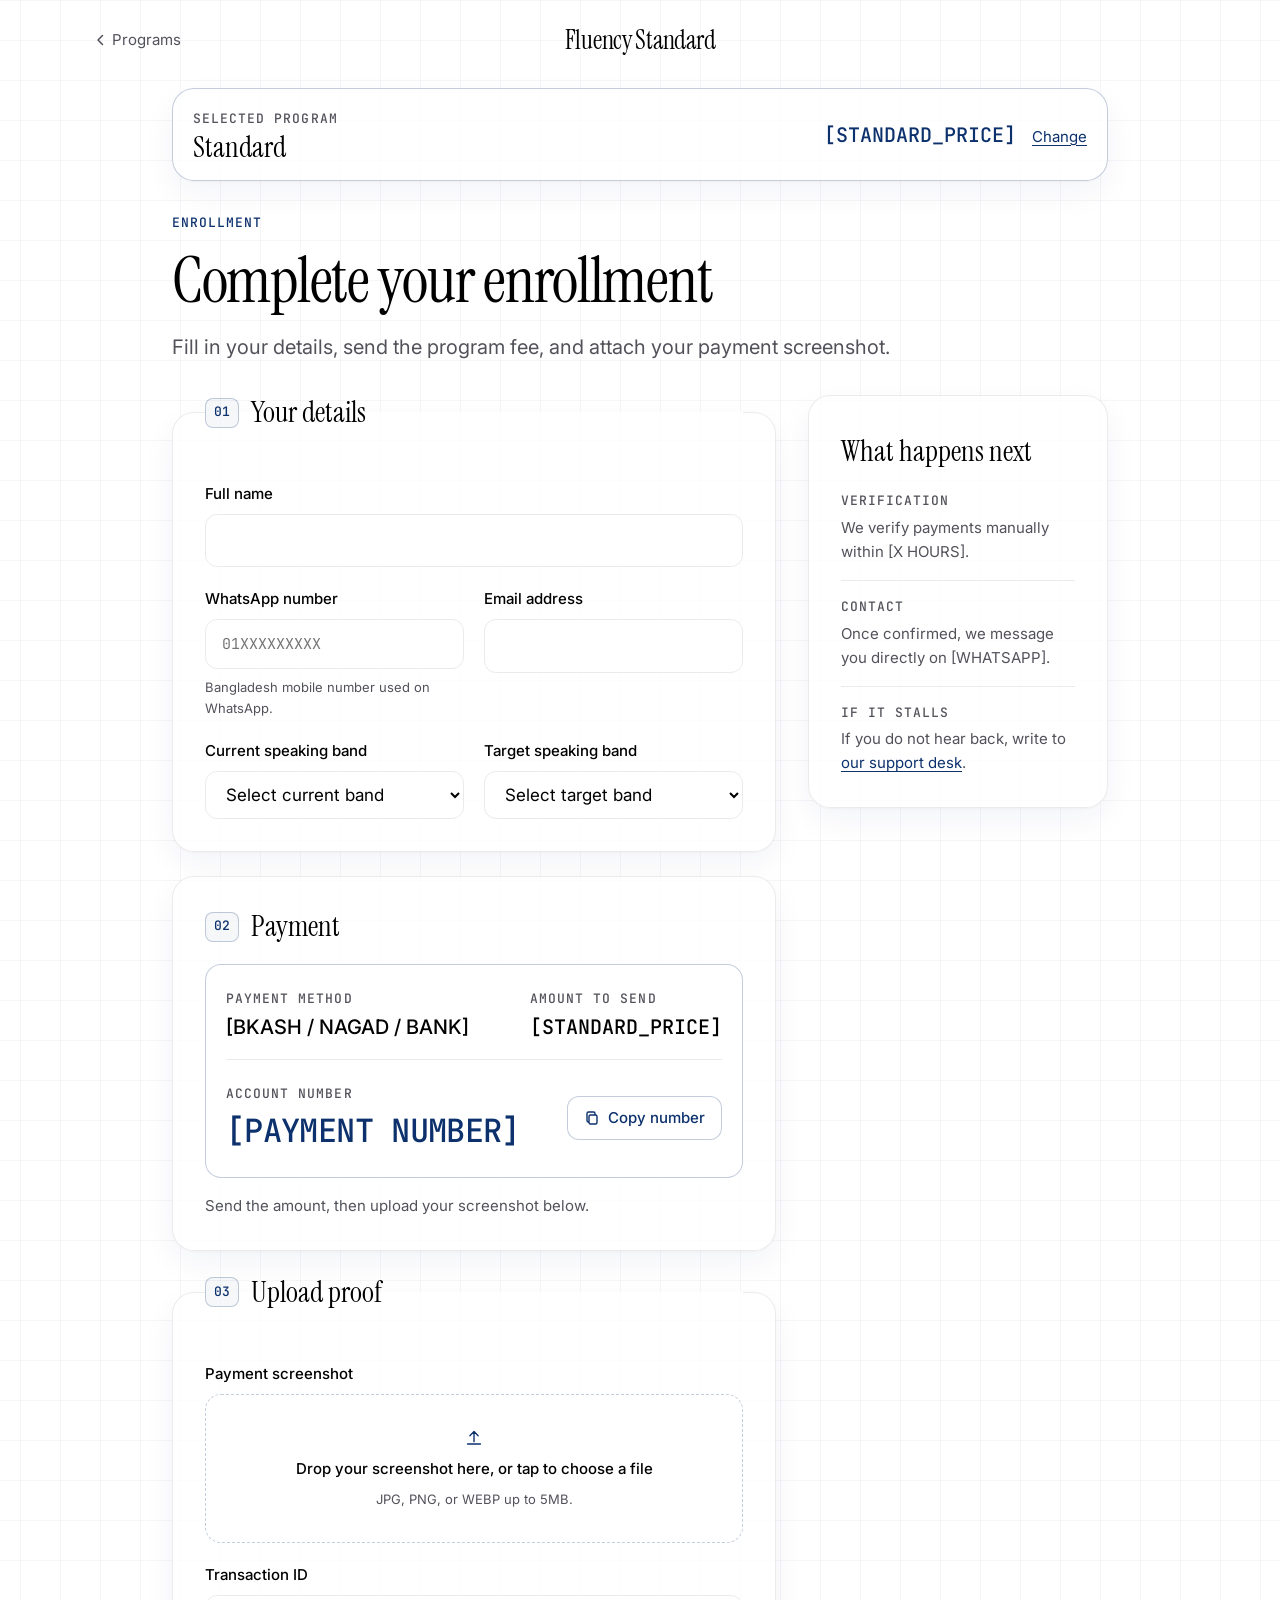
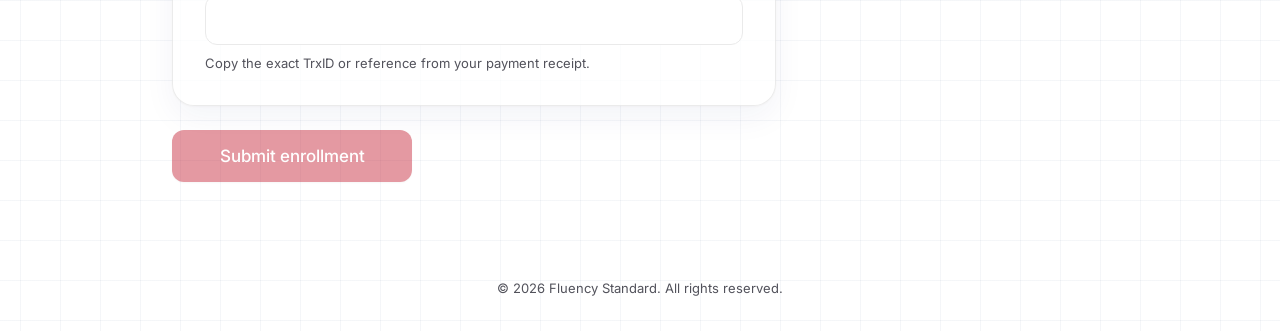
<file: enroll.html>
<!DOCTYPE html>
<html lang="en">
<head>
  <meta charset="utf-8">
  <meta name="viewport" content="width=device-width, initial-scale=1">
  <meta name="referrer" content="strict-origin-when-cross-origin">
  <meta name="theme-color" content="#ffffff">

  <!-- Page Metadata (Replace placeholders before launch) -->
  <title>[PAGE_TITLE_ENROLL] | Fluency Standard</title>
  <meta name="description" content="[META_DESCRIPTION_ENROLL]">

  <!-- Open Graph Metadata -->
  <meta property="og:type" content="website">
  <meta property="og:title" content="[OG_TITLE_ENROLL]">
  <meta property="og:description" content="[OG_DESCRIPTION_ENROLL]">
  <meta property="og:url" content="[SITE_URL]/enroll.html">
  <meta property="og:image" content="[OG_IMAGE_URL]">

  <!-- Favicon Placeholder -->
  <link rel="icon" href="[FAVICON_URL]" type="image/svg+xml">

  <!-- Fonts -->
  <link rel="preconnect" href="https://fonts.googleapis.com">
  <link rel="preconnect" href="https://fonts.gstatic.com" crossorigin>
  <link
    rel="stylesheet"
    href="https://fonts.googleapis.com/css2?family=Instrument+Serif&family=Inter:wght@400;500;600&family=JetBrains+Mono:wght@400;500&display=swap"
  >
  <link
    rel="stylesheet"
    href="https://fonts.googleapis.com/css2?family=Hind+Siliguri:wght@400;500;600&family=Noto+Serif+Bengali:wght@400;500&display=swap"
  >

  <link rel="stylesheet" href="styles.css">
  <script src="app.js" defer></script>
</head>
<body class="page-enroll">
  <a class="skip-link" href="#main-content">Skip to content</a>

  <!-- Header with Back Link -->
  <header class="site-header">
    <div class="container container--wide header-inner">
      <a class="back-link" href="programs.html">
        <svg class="icon-inline" viewBox="0 0 16 16" width="16" height="16" aria-hidden="true" focusable="false">
          <path d="M10.5 3.5L6 8l4.5 4.5" fill="none" stroke="currentColor" stroke-width="1.5" stroke-linecap="round" stroke-linejoin="round"></path>
        </svg>
        <span>Programs</span>
      </a>
      <a class="wordmark" href="index.html">Fluency Standard</a>
      <span class="header-spacer" aria-hidden="true"></span>
    </div>
  </header>

  <main id="main-content" class="site-main">
    <section class="enroll-section section-enter" aria-labelledby="enroll-heading">
      <div class="container container--enroll">
        <!-- Selected Program Summary Strip
             BACKEND: Display only. The server must always determine the authoritative
             price from the submitted "program" plan ID and never trust client values. -->
        <div class="glass-card summary-strip" aria-label="Selected program summary">
          <div class="summary-strip-info">
            <span class="mono-label mono-label--subtle">Selected program</span>
            <p class="summary-plan-name" id="summary-plan-name">Standard</p>
          </div>
          <div class="summary-strip-meta">
            <p class="summary-plan-price mono-text" id="summary-plan-price">[STANDARD_PRICE]</p>
            <a class="text-link summary-change-link" href="programs.html">Change</a>
          </div>
        </div>

        <div class="enroll-intro">
          <p class="mono-label">Enrollment</p>
          <h1 id="enroll-heading" class="display-heading">Complete your enrollment</h1>
          <p class="supporting-line">Fill in your details, send the program fee, and attach your payment screenshot.</p>
        </div>

        <!--
          BACKEND INTEGRATION NOTES FOR /api/enroll:
          1. Re-validate all submitted fields server-side; client validation is UX only.
          2. Resolve the authoritative fee from the whitelisted "program" ID ("standard" or "upgraded").
          3. Verify the CSRF token and silently reject submissions where honeypot "website" is non-empty.
          4. Sniff the real file type via magic bytes (do not trust extension or Content-Type).
          5. Re-encode uploaded images and strip all metadata (EXIF, ICC, GPS).
          6. Store screenshots outside the public web root using random generated filenames (e.g. UUID).
          7. Apply rate limiting by IP and account identifiers.
          8. Reject duplicate transaction_id values to prevent replay submissions.
          9. Escape any text value beginning with =, +, -, or @ before writing to a spreadsheet
             (CSV or Google Sheets) to prevent formula injection.
        -->
        <form
          id="enroll-form"
          class="enroll-form"
          method="post"
          action="/api/enroll"
          enctype="multipart/form-data"
          novalidate
        >
          <!-- BACKEND: Authoritative plan ID ("standard" or "upgraded") -->
          <input type="hidden" id="program-input" name="program" value="standard">

          <!-- BACKEND: Populate with a per-session CSRF token before rendering or via endpoint -->
          <input type="hidden" id="csrf-token" name="csrf_token" value="">

          <!-- BACKEND: Honeypot field; must remain empty on valid human submissions -->
          <div class="honeypot" aria-hidden="true">
            <label for="website">Website</label>
            <input type="text" id="website" name="website" tabindex="-1" autocomplete="off">
          </div>

          <div class="enroll-layout">
            <div class="enroll-steps">
              <!-- STEP 01: Student Details
                   [FIELD LIST MAY CHANGE] -->
              <fieldset class="glass-card step-card">
                <legend class="step-legend">
                  <span class="step-marker mono-text" aria-hidden="true">01</span>
                  <span class="step-title">Your details</span>
                </legend>

                <div class="form-grid">
                  <div class="form-field form-field--full">
                    <label class="field-label" for="full-name">Full name</label>
                    <input
                      class="field-input"
                      type="text"
                      id="full-name"
                      name="full_name"
                      autocomplete="name"
                      required
                      minlength="2"
                      maxlength="120"
                      aria-describedby="full-name-error"
                    >
                    <p class="field-error" id="full-name-error" role="alert"></p>
                  </div>

                  <div class="form-field">
                    <label class="field-label" for="whatsapp">WhatsApp number</label>
                    <input
                      class="field-input mono-input"
                      type="tel"
                      id="whatsapp"
                      name="whatsapp"
                      inputmode="tel"
                      autocomplete="tel"
                      placeholder="01XXXXXXXXX"
                      required
                      aria-describedby="whatsapp-hint whatsapp-error"
                    >
                    <p class="field-hint" id="whatsapp-hint">Bangladesh mobile number used on WhatsApp.</p>
                    <p class="field-error" id="whatsapp-error" role="alert"></p>
                  </div>

                  <div class="form-field">
                    <label class="field-label" for="email">Email address</label>
                    <input
                      class="field-input"
                      type="email"
                      id="email"
                      name="email"
                      autocomplete="email"
                      required
                      aria-describedby="email-error"
                    >
                    <p class="field-error" id="email-error" role="alert"></p>
                  </div>

                  <div class="form-field">
                    <label class="field-label" for="current-band">Current speaking band</label>
                    <select
                      class="field-select"
                      id="current-band"
                      name="current_band"
                      required
                      aria-describedby="current-band-error"
                    >
                      <option value="">Select current band</option>
                      <option value="not_sure">Not sure yet</option>
                      <option value="below_5.0">Below 5.0</option>
                      <option value="5.0">5.0</option>
                      <option value="5.5">5.5</option>
                      <option value="6.0">6.0</option>
                      <option value="6.5">6.5</option>
                      <option value="7.0_plus">7.0 or above</option>
                    </select>
                    <p class="field-error" id="current-band-error" role="alert"></p>
                  </div>

                  <div class="form-field">
                    <label class="field-label" for="target-band">Target speaking band</label>
                    <select
                      class="field-select"
                      id="target-band"
                      name="target_band"
                      required
                      aria-describedby="target-band-error"
                    >
                      <option value="">Select target band</option>
                      <option value="6.5">6.5</option>
                      <option value="7.0">7.0</option>
                      <option value="7.5">7.5</option>
                      <option value="8.0">8.0</option>
                      <option value="8.5_plus">8.5 or above</option>
                    </select>
                    <p class="field-error" id="target-band-error" role="alert"></p>
                  </div>
                </div>
              </fieldset>

              <!-- STEP 02: Payment Information -->
              <section class="glass-card step-card payment-card" aria-labelledby="step-payment-heading">
                <div class="step-legend">
                  <span class="step-marker mono-text" aria-hidden="true">02</span>
                  <h2 id="step-payment-heading" class="step-title">Payment</h2>
                </div>

                <div class="payment-box">
                  <div class="payment-meta-row">
                    <div>
                      <span class="mono-label mono-label--subtle">Payment method</span>
                      <p class="payment-method">[BKASH / NAGAD / BANK]</p>
                    </div>
                    <div class="payment-amount-group">
                      <span class="mono-label mono-label--subtle">Amount to send</span>
                      <p class="payment-amount mono-text" id="payment-amount">[STANDARD_PRICE]</p>
                    </div>
                  </div>

                  <div class="payment-number-row">
                    <div class="payment-number-group">
                      <span class="mono-label mono-label--subtle">Account number</span>
                      <p class="payment-number mono-text" id="payment-number">[PAYMENT NUMBER]</p>
                    </div>

                    <button
                      type="button"
                      class="btn btn--outline copy-btn"
                      id="copy-number-btn"
                      data-copy-target="payment-number"
                    >
                      <svg class="icon-inline icon-copy" viewBox="0 0 16 16" width="16" height="16" aria-hidden="true" focusable="false">
                        <rect x="5" y="5" width="8" height="9" rx="1.5" fill="none" stroke="currentColor" stroke-width="1.4"></rect>
                        <path d="M11 5V3.5A1.5 1.5 0 0 0 9.5 2h-5A1.5 1.5 0 0 0 3 3.5v7A1.5 1.5 0 0 0 4.5 12H5" fill="none" stroke="currentColor" stroke-width="1.4"></path>
                      </svg>
                      <svg class="icon-inline icon-check" viewBox="0 0 16 16" width="16" height="16" aria-hidden="true" focusable="false" hidden>
                        <path d="M3.5 8.5L6.5 11.5L12.5 4.5" fill="none" stroke="currentColor" stroke-width="1.6" stroke-linecap="round" stroke-linejoin="round"></path>
                      </svg>
                      <span class="copy-btn-label">Copy number</span>
                    </button>
                  </div>

                  <span class="sr-only" id="copy-status" aria-live="polite"></span>
                </div>

                <p class="payment-instruction">Send the amount, then upload your screenshot below.</p>
              </section>

              <!-- STEP 03: Payment Proof Upload & Transaction ID -->
              <fieldset class="glass-card step-card">
                <legend class="step-legend">
                  <span class="step-marker mono-text" aria-hidden="true">03</span>
                  <span class="step-title">Upload proof</span>
                </legend>

                <div class="form-grid">
                  <div class="form-field form-field--full">
                    <label class="field-label" for="screenshot">Payment screenshot</label>

                    <div
                      class="upload-zone"
                      id="upload-zone"
                      tabindex="0"
                      role="button"
                      aria-describedby="upload-hint screenshot-error"
                    >
                      <input
                        class="upload-input"
                        type="file"
                        id="screenshot"
                        name="screenshot"
                        accept="image/jpeg,image/png,image/webp"
                        required
                        tabindex="-1"
                      >

                      <div class="upload-prompt" id="upload-prompt">
                        <svg class="icon-upload" viewBox="0 0 24 24" width="22" height="22" aria-hidden="true" focusable="false">
                          <path d="M12 16V5M12 5L7.5 9.5M12 5L16.5 9.5" fill="none" stroke="currentColor" stroke-width="1.5" stroke-linecap="round" stroke-linejoin="round"></path>
                          <path d="M5 18.5h14" fill="none" stroke="currentColor" stroke-width="1.5" stroke-linecap="round"></path>
                        </svg>
                        <p class="upload-title">Drop your screenshot here, or tap to choose a file</p>
                        <p class="upload-hint" id="upload-hint">JPG, PNG, or WEBP up to 5MB.</p>
                      </div>
                    </div>

                    <!-- Instant File Preview -->
                    <div class="upload-preview" id="upload-preview" hidden>
                      <img
                        class="upload-thumb"
                        id="upload-thumb"
                        src="[data-uri]"
                        alt="Uploaded payment screenshot preview"
                        width="64"
                        height="64"
                      >
                      <div class="upload-meta">
                        <p class="upload-filename" id="upload-filename"></p>
                        <p class="upload-filesize mono-text" id="upload-filesize"></p>
                      </div>
                      <button type="button" class="btn btn--ghost btn--sm" id="remove-file-btn">
                        Remove
                      </button>
                    </div>

                    <p class="field-error" id="screenshot-error" role="alert" aria-live="polite"></p>
                  </div>

                  <div class="form-field form-field--full">
                    <label class="field-label" for="transaction-id">Transaction ID</label>
                    <input
                      class="field-input mono-input"
                      type="text"
                      id="transaction-id"
                      name="transaction_id"
                      autocomplete="off"
                      spellcheck="false"
                      required
                      minlength="4"
                      maxlength="64"
                      aria-describedby="transaction-id-hint transaction-id-error"
                    >
                    <p class="field-hint" id="transaction-id-hint">Copy the exact TrxID or reference from your payment receipt.</p>
                    <p class="field-error" id="transaction-id-error" role="alert"></p>
                  </div>
                </div>
              </fieldset>
            </div>

            <!-- Calm "What happens next" reassurance block -->
            <aside class="next-aside" aria-labelledby="what-next-heading">
              <div class="glass-card next-card">
                <h2 id="what-next-heading" class="next-heading">What happens next</h2>
                <dl class="next-list">
                  <div class="next-item">
                    <dt class="mono-label mono-label--subtle">Verification</dt>
                    <dd>We verify payments manually within [X HOURS].</dd>
                  </div>
                  <div class="next-item">
                    <dt class="mono-label mono-label--subtle">Contact</dt>
                    <dd>Once confirmed, we message you directly on [WHATSAPP].</dd>
                  </div>
                  <div class="next-item">
                    <dt class="mono-label mono-label--subtle">If it stalls</dt>
                    <dd>
                      If you do not hear back, write to
                      <a
                        class="text-link"
                        href="[SUPPORT_LINK]"
                        target="_blank"
                        rel="noopener noreferrer"
                      >our support desk</a>.
                    </dd>
                  </div>
                </dl>
              </div>
            </aside>
          </div>

          <!-- Form-level Status / Error Region -->
          <p class="form-status-error" id="form-status-error" role="alert" aria-live="polite"></p>

          <!-- Submit Bar (Sticky bottom bar on mobile) -->
          <div class="submit-bar">
            <div class="submit-bar-inner">
              <button
                type="submit"
                class="btn btn--primary btn--submit"
                id="submit-btn"
                disabled
              >
                <span class="btn-spinner" aria-hidden="true"></span>
                <span class="btn-label">Submit enrollment</span>
              </button>
            </div>
          </div>
        </form>

        <!-- Confirmation State (shown after verified submission) -->
        <section
          class="glass-card confirmation-card section-enter"
          id="enroll-confirmation"
          aria-labelledby="confirmation-heading"
          tabindex="-1"
          hidden
        >
          <p class="mono-label mono-label--navy">Enrollment received</p>
          <h2 id="confirmation-heading" class="display-heading display-heading--compact">
            [CONFIRMATION HEADLINE]
          </h2>
          <p class="supporting-line">
            Your submission for the <span id="confirmed-plan-name">Standard</span> program is recorded. Here is what happens next.
          </p>

          <ol class="confirmation-steps">
            <li>
              <span class="step-marker mono-text" aria-hidden="true">01</span>
              <div>
                <p class="confirmation-step-title">We verify your payment</p>
                <p class="confirmation-step-desc">Our team checks your screenshot and transaction ID within [X HOURS].</p>
              </div>
            </li>
            <li>
              <span class="step-marker mono-text" aria-hidden="true">02</span>
              <div>
                <p class="confirmation-step-title">We message you on WhatsApp</p>
                <p class="confirmation-step-desc">You will receive a confirmation message with your onboarding details.</p>
              </div>
            </li>
            <li>
              <span class="step-marker mono-text" aria-hidden="true">03</span>
              <div>
                <p class="confirmation-step-title">You join the community</p>
                <p class="confirmation-step-desc">Access your cohort channel and prepare for day one.</p>
              </div>
            </li>
          </ol>

          <div class="confirmation-action">
            <a
              class="btn btn--primary"
              href="[COMMUNITY_LINK]"
              target="_blank"
              rel="noopener noreferrer"
            >Open community link</a>
          </div>
        </section>
      </div>
    </section>
  </main>

  <!-- Quiet Footer -->
  <footer class="site-footer">
    <div class="container container--wide">
      <p class="copyright">&copy; 2026 Fluency Standard. All rights reserved.</p>
    </div>
  </footer>
</body>
</html>
</file>
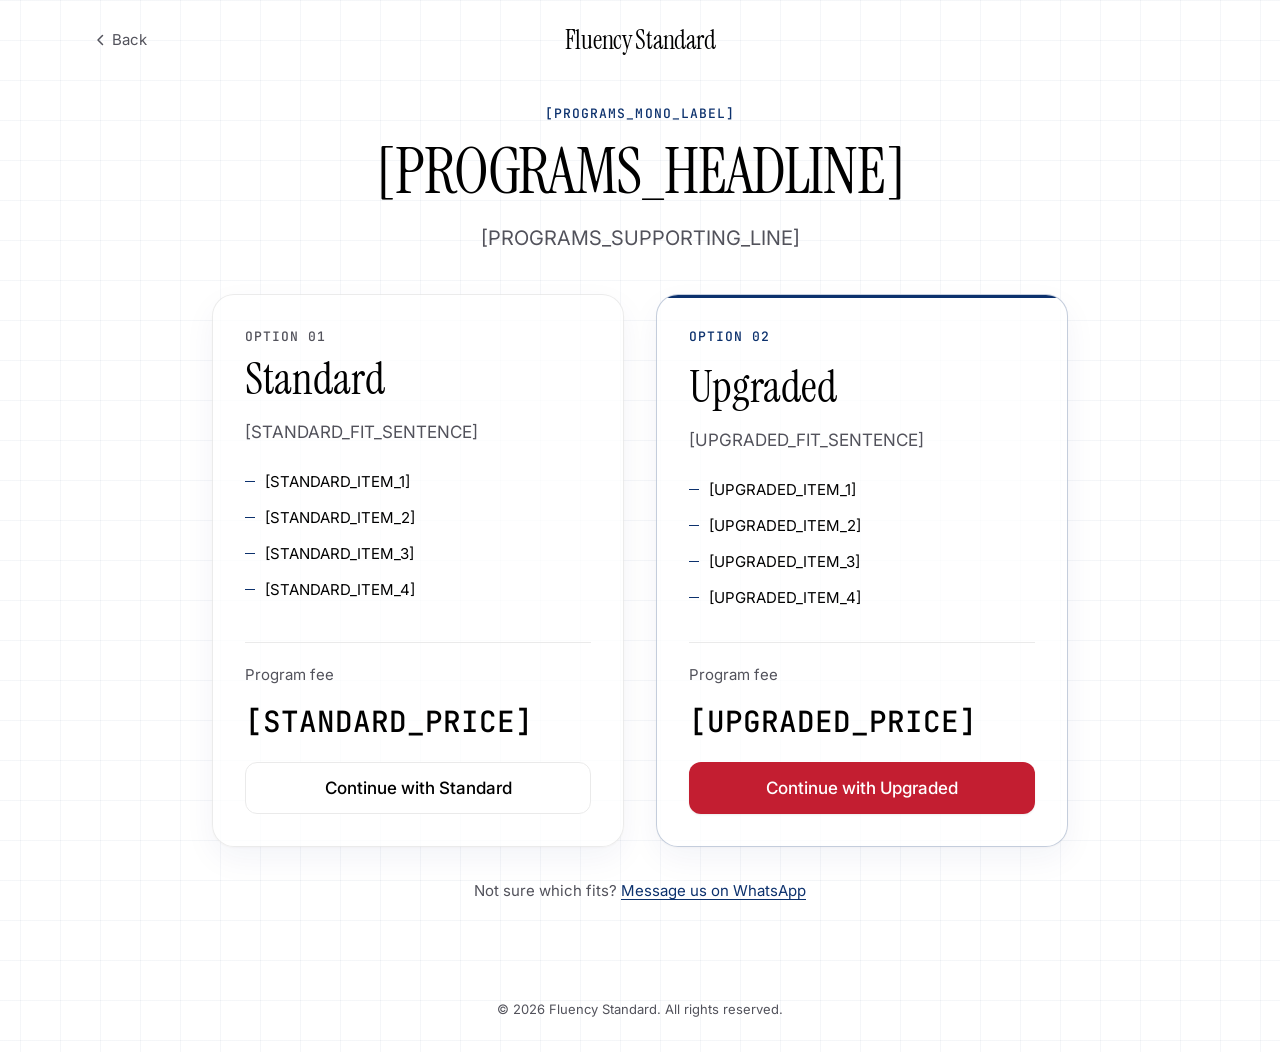
<file: programs.html>
<!DOCTYPE html>
<html lang="en">
<head>
  <meta charset="utf-8">
  <meta name="viewport" content="width=device-width, initial-scale=1">
  <meta name="referrer" content="strict-origin-when-cross-origin">
  <meta name="theme-color" content="#ffffff">

  <!-- Page Metadata (Replace placeholders before launch) -->
  <title>[PAGE_TITLE_PROGRAMS] | Fluency Standard</title>
  <meta name="description" content="[META_DESCRIPTION_PROGRAMS]">

  <!-- Open Graph Metadata -->
  <meta property="og:type" content="website">
  <meta property="og:title" content="[OG_TITLE_PROGRAMS]">
  <meta property="og:description" content="[OG_DESCRIPTION_PROGRAMS]">
  <meta property="og:url" content="[SITE_URL]/programs.html">
  <meta property="og:image" content="[OG_IMAGE_URL]">

  <!-- Favicon Placeholder -->
  <link rel="icon" href="[FAVICON_URL]" type="image/svg+xml">

  <!-- Fonts -->
  <link rel="preconnect" href="https://fonts.googleapis.com">
  <link rel="preconnect" href="https://fonts.gstatic.com" crossorigin>
  <link
    rel="stylesheet"
    href="https://fonts.googleapis.com/css2?family=Instrument+Serif&family=Inter:wght@400;500;600&family=JetBrains+Mono:wght@400;500&display=swap"
  >
  <link
    rel="stylesheet"
    href="https://fonts.googleapis.com/css2?family=Hind+Siliguri:wght@400;500;600&family=Noto+Serif+Bengali:wght@400;500&display=swap"
  >

  <link rel="stylesheet" href="styles.css">
  <script src="app.js" defer></script>
</head>
<body class="page-programs">
  <a class="skip-link" href="#main-content">Skip to content</a>

  <!-- Header with Back Link -->
  <header class="site-header">
    <div class="container container--wide header-inner">
      <a class="back-link" href="index.html">
        <svg class="icon-inline" viewBox="0 0 16 16" width="16" height="16" aria-hidden="true" focusable="false">
          <path d="M10.5 3.5L6 8l4.5 4.5" fill="none" stroke="currentColor" stroke-width="1.5" stroke-linecap="round" stroke-linejoin="round"></path>
        </svg>
        <span>Back</span>
      </a>
      <a class="wordmark" href="index.html">Fluency Standard</a>
      <span class="header-spacer" aria-hidden="true"></span>
    </div>
  </header>

  <main id="main-content" class="site-main">
    <section class="programs-section section-enter" aria-labelledby="programs-heading">
      <div class="container container--reading section-intro">
        <p class="mono-label">[PROGRAMS_MONO_LABEL]</p>
        <h1 id="programs-heading" class="display-heading">
          [PROGRAMS_HEADLINE]
        </h1>
        <p class="supporting-line">[PROGRAMS_SUPPORTING_LINE]</p>
      </div>

      <!-- Equal-Weight Program Comparison -->
      <div class="container container--programs">
        <div class="programs-grid">
          <!-- Standard Plan -->
          <article class="glass-card program-card" aria-labelledby="plan-standard-title">
            <div class="program-card-body">
              <p class="mono-label mono-label--subtle">Option 01</p>
              <h2 id="plan-standard-title" class="program-title">Standard</h2>
              <p class="program-fit">[STANDARD_FIT_SENTENCE]</p>

              <ul class="feature-list">
                <li>[STANDARD_ITEM_1]</li>
                <li>[STANDARD_ITEM_2]</li>
                <li>[STANDARD_ITEM_3]</li>
                <li>[STANDARD_ITEM_4]</li>
              </ul>
            </div>

            <div class="program-card-footer">
              <div class="program-price-row">
                <span class="program-price-label">Program fee</span>
                <p class="program-price mono-text">[STANDARD_PRICE]</p>
              </div>
              <a class="btn btn--secondary btn--full" href="enroll.html?program=standard">
                Continue with Standard
              </a>
            </div>
          </article>

          <!-- Upgraded Plan (differentiated only by subtle navy border and accent bar) -->
          <article class="glass-card program-card program-card--upgraded" aria-labelledby="plan-upgraded-title">
            <div class="program-card-body">
              <p class="mono-label mono-label--navy">Option 02</p>
              <h2 id="plan-upgraded-title" class="program-title">Upgraded</h2>
              <p class="program-fit">[UPGRADED_FIT_SENTENCE]</p>

              <ul class="feature-list">
                <li>[UPGRADED_ITEM_1]</li>
                <li>[UPGRADED_ITEM_2]</li>
                <li>[UPGRADED_ITEM_3]</li>
                <li>[UPGRADED_ITEM_4]</li>
              </ul>
            </div>

            <div class="program-card-footer">
              <div class="program-price-row">
                <span class="program-price-label">Program fee</span>
                <p class="program-price mono-text">[UPGRADED_PRICE]</p>
              </div>
              <a class="btn btn--primary btn--full" href="enroll.html?program=upgraded">
                Continue with Upgraded
              </a>
            </div>
          </article>
        </div>

        <p class="quiet-help">
          Not sure which fits?
          <a
            class="text-link"
            href="[WHATSAPP_LINK]"
            target="_blank"
            rel="noopener noreferrer"
          >Message us on WhatsApp</a>
        </p>
      </div>
    </section>
  </main>

  <!-- Quiet Footer -->
  <footer class="site-footer">
    <div class="container container--wide">
      <p class="copyright">&copy; 2026 Fluency Standard. All rights reserved.</p>
    </div>
  </footer>
</body>
</html>
</file>
<file: styles.css>
/* ==========================================================================
   FLUENCY STANDARD DESIGN SYSTEM
   Editorial SaaS aesthetic: pure white, subtle CSS grid, frosted glass cards,
   disciplined typography, zero decorative clutter.
   ========================================================================== */

/* --------------------------------------------------------------------------
   1. Optional Self-Hosted Bangla Font-Face Reference (unicode-range)
   Uncomment and point src to local WOFF2 files if self-hosting under strict CSP.
   --------------------------------------------------------------------------
@font-face {
  font-family: "Noto Serif Bengali";
  src: url("/fonts/noto-serif-bengali-400.woff2") format("woff2");
  font-weight: 400;
  font-style: normal;
  font-display: swap;
  unicode-range: U+0980-09FF, U+200C-200D, U+25CC;
}

@font-face {
  font-family: "Hind Siliguri";
  src: url("/fonts/hind-siliguri-400.woff2") format("woff2");
  font-weight: 400;
  font-style: normal;
  font-display: swap;
  unicode-range: U+0980-09FF, U+200C-200D, U+25CC;
}
-------------------------------------------------------------------------- */

/* --------------------------------------------------------------------------
   2. Design Tokens (:root)
   All spacing, colors, typography, radii, shadows, and motion live here.
   -------------------------------------------------------------------------- */
:root {
  /* Core Palette */
  --black: #000000;
  --navy: #0c316d;
  --crimson: #c31e31;
  --white: #ffffff;
  --border: #eaeaea;
  --text-muted: #52525b;

  /* Derived Functional Tones */
  --crimson-hover: #a51828;
  --navy-hover: #082452;
  --navy-border: rgba(12, 49, 109, 0.24);
  --navy-surface: rgba(12, 49, 109, 0.04);
  --crimson-surface: rgba(195, 30, 49, 0.05);
  --grid-line: rgba(12, 49, 109, 0.045);
  --grid-size: 40px;

  /* Glassmorphism Tokens */
  --glass-bg: rgba(255, 255, 255, 0.72);
  --glass-bg-strong: rgba(255, 255, 255, 0.88);
  --glass-border: rgba(0, 0, 0, 0.08);
  --glass-blur: 16px;

  /* Shadows */
  --shadow-card: 0 1px 2px rgba(0, 0, 0, 0.03), 0 12px 32px rgba(12, 49, 109, 0.05);
  --shadow-card-hover: 0 2px 4px rgba(0, 0, 0, 0.04), 0 18px 40px rgba(12, 49, 109, 0.08);
  --shadow-btn: 0 1px 2px rgba(0, 0, 0, 0.08);
  --shadow-sticky: 0 -8px 24px rgba(12, 49, 109, 0.06);

  /* Focus Ring */
  --focus-ring: 0 0 0 3px rgba(12, 49, 109, 0.25);

  /* Typography Families */
  --font-serif: "Instrument Serif", "Noto Serif Bengali", "Hind Siliguri", Georgia, serif;
  --font-sans: "Inter", "Hind Siliguri", "Noto Sans Bengali", -apple-system, BlinkMacSystemFont, sans-serif;
  --font-mono: "JetBrains Mono", ui-monospace, SFMono-Regular, Menlo, monospace;

  /* Fluid Type Scale */
  --text-xs: clamp(0.75rem, 0.72rem + 0.12vw, 0.8125rem);
  --text-sm: clamp(0.875rem, 0.85rem + 0.12vw, 0.9375rem);
  --text-base: clamp(1rem, 0.97rem + 0.15vw, 1.0625rem);
  --text-lg: clamp(1.125rem, 1.05rem + 0.3vw, 1.25rem);
  --text-xl: clamp(1.5rem, 1.35rem + 0.6vw, 1.875rem);
  --text-2xl: clamp(2rem, 1.6rem + 1.5vw, 2.75rem);
  --text-display: clamp(2.35rem, 1.65rem + 3vw, 4rem);

  /* Line Heights (Bangla gets extra vertical breathing room) */
  --leading-tight: 1.08;
  --leading-snug: 1.25;
  --leading-base: 1.6;
  --leading-bn-heading: 1.32;
  --leading-bn-body: 1.8;

  /* Spacing Scale */
  --space-1: 0.25rem;
  --space-2: 0.5rem;
  --space-3: 0.75rem;
  --space-4: 1rem;
  --space-5: 1.25rem;
  --space-6: 1.5rem;
  --space-8: 2rem;
  --space-10: 2.5rem;
  --space-12: 3rem;
  --space-16: 4rem;
  --space-20: 5rem;

  /* Radii Scale */
  --radius-sm: 8px;
  --radius-md: 12px;
  --radius-lg: 16px;
  --radius-card: 22px;
  --radius-pill: 999px;

  /* Layout Sizes */
  --container-reading: 680px;
  --container-programs: 880px;
  --container-enroll: 960px;
  --container-video: 960px;
  --container-wide: 1120px;
  --btn-min-h: 52px;
  --input-min-h: 48px;

  /* Motion */
  --duration-fast: 150ms;
  --duration-base: 200ms;
  --duration-enter: 420ms;
  --ease-out: cubic-bezier(0.22, 1, 0.36, 1);
}

/* --------------------------------------------------------------------------
   3. Base Reset & Alignment Grid Canvas
   -------------------------------------------------------------------------- */
*,
*::before,
*::after {
  box-sizing: border-box;
}

html {
  background-color: var(--white);
  color: var(--black);
  font-family: var(--font-sans);
  font-size: 16px;
  line-height: var(--leading-base);
  -webkit-font-smoothing: antialiased;
  -moz-osx-font-smoothing: grayscale;
  text-size-adjust: 100%;
  overflow-x: clip;
}

body {
  margin: 0;
  min-height: 100vh;
  display: flex;
  flex-direction: column;
  background-color: var(--white);
  /* CSS-only geometric alignment grid (1px hairlines, no visual gradients) */
  background-image:
    linear-gradient(to right, var(--grid-line) 1px, transparent 1px),
    linear-gradient(to bottom, var(--grid-line) 1px, transparent 1px);
  background-size: var(--grid-size) var(--grid-size);
  background-position: top center;
  color: var(--black);
  overflow-x: clip;
}

/* Higher line-height whenever Bangla content is marked with lang="bn" */
:lang(bn) {
  line-height: var(--leading-bn-body);
}

h1:lang(bn),
h2:lang(bn),
.display-heading:lang(bn),
.program-title:lang(bn) {
  line-height: var(--leading-bn-heading);
}

img,
svg,
video,
iframe {
  display: block;
  max-width: 100%;
}

button,
input,
select,
textarea {
  font: inherit;
  color: inherit;
}

a {
  color: inherit;
}

[hidden] {
  display: none !important;
}

/* Accessibility Utilities */
.sr-only,
.honeypot {
  position: absolute;
  width: 1px;
  height: 1px;
  padding: 0;
  margin: -1px;
  overflow: hidden;
  clip: rect(0, 0, 0, 0);
  white-space: nowrap;
  border: 0;
}

.skip-link {
  position: absolute;
  top: -100px;
  left: var(--space-4);
  z-index: 100;
  padding: var(--space-2) var(--space-4);
  background-color: var(--navy);
  color: var(--white);
  border-radius: var(--radius-sm);
  font-size: var(--text-sm);
  text-decoration: none;
}

.skip-link:focus {
  top: var(--space-4);
  outline: none;
  box-shadow: var(--focus-ring);
}

/* Global Visible Focus Rings */
:focus-visible {
  outline: 2px solid var(--navy);
  outline-offset: 2px;
}

/* --------------------------------------------------------------------------
   4. Layout Containers & Page Shell
   -------------------------------------------------------------------------- */
.container {
  width: 100%;
  margin-inline: auto;
  padding-inline: var(--space-5);
}

.container--reading {
  max-width: calc(var(--container-reading) + var(--space-10));
}

.container--programs {
  max-width: calc(var(--container-programs) + var(--space-10));
}

.container--enroll {
  max-width: calc(var(--container-enroll) + var(--space-10));
}

.container--video {
  max-width: calc(var(--container-video) + var(--space-10));
}

.container--wide {
  max-width: calc(var(--container-wide) + var(--space-10));
}

.site-header {
  padding-block: var(--space-6);
}

.header-inner {
  display: grid;
  grid-template-columns: 1fr auto 1fr;
  align-items: center;
  gap: var(--space-3);
}

.header-inner--centered {
  display: flex;
  justify-content: center;
}

.wordmark {
  font-family: var(--font-serif);
  font-size: clamp(1.375rem, 1.25rem + 0.5vw, 1.625rem);
  font-weight: 400;
  letter-spacing: -0.01em;
  line-height: 1.1;
  color: var(--black);
  text-decoration: none;
  white-space: nowrap;
}

.back-link {
  justify-self: start;
  display: inline-flex;
  align-items: center;
  gap: var(--space-1);
  font-size: var(--text-sm);
  color: var(--text-muted);
  text-decoration: none;
  padding: var(--space-1) var(--space-2);
  margin-left: calc(var(--space-2) * -1);
  border-radius: var(--radius-sm);
  transition: color var(--duration-fast) var(--ease-out);
}

.back-link:hover {
  color: var(--black);
}

.header-spacer {
  display: block;
}

.site-main {
  flex: 1 0 auto;
  padding-bottom: var(--space-16);
}

.site-footer {
  padding-block: var(--space-8);
  text-align: center;
}

.copyright {
  margin: 0;
  font-size: var(--text-xs);
  color: var(--text-muted);
}

/* --------------------------------------------------------------------------
   5. Typography & Editorial Primitives
   -------------------------------------------------------------------------- */
.mono-label,
.mono-text {
  font-family: var(--font-mono);
}

.mono-label {
  margin: 0 0 var(--space-3);
  font-size: var(--text-xs);
  font-weight: 500;
  letter-spacing: 0.08em;
  text-transform: uppercase;
  color: var(--navy);
}

.mono-label--subtle {
  color: var(--text-muted);
  margin-bottom: var(--space-1);
}

.mono-label--navy {
  color: var(--navy);
}

.display-heading {
  margin: 0 0 var(--space-4);
  font-family: var(--font-serif);
  font-size: var(--text-display);
  font-weight: 400;
  line-height: var(--leading-tight);
  letter-spacing: -0.02em;
  color: var(--black);
  text-wrap: balance;
  overflow-wrap: break-word;
}

.display-heading--compact {
  font-size: var(--text-2xl);
}

/* Optional single emphasized word per page */
.accent-word {
  color: var(--crimson);
}

.supporting-line {
  margin: 0;
  font-size: var(--text-lg);
  line-height: var(--leading-base);
  color: var(--text-muted);
  text-wrap: pretty;
  overflow-wrap: break-word;
}

.text-link {
  color: var(--navy);
  text-decoration: underline;
  text-underline-offset: 3px;
  text-decoration-thickness: 1px;
  transition: color var(--duration-fast) var(--ease-out);
}

.text-link:hover {
  color: var(--black);
}

.icon-inline {
  flex-shrink: 0;
}

/* --------------------------------------------------------------------------
   6. Glass Card Surface (with solid fallback)
   -------------------------------------------------------------------------- */
.glass-card {
  background-color: var(--glass-bg);
  -webkit-backdrop-filter: blur(var(--glass-blur));
  backdrop-filter: blur(var(--glass-blur));
  border: 1px solid var(--glass-border);
  border-radius: var(--radius-card);
  box-shadow: var(--shadow-card);
}

@supports not ((backdrop-filter: blur(1px)) or (-webkit-backdrop-filter: blur(1px))) {
  .glass-card {
    background-color: var(--white);
    border-color: var(--border);
  }
}

/* --------------------------------------------------------------------------
   7. Buttons
   -------------------------------------------------------------------------- */
.btn {
  display: inline-flex;
  align-items: center;
  justify-content: center;
  gap: var(--space-2);
  min-height: var(--btn-min-h);
  padding: var(--space-3) var(--space-6);
  border-radius: var(--radius-md);
  border: 1px solid transparent;
  font-family: var(--font-sans);
  font-size: var(--text-base);
  font-weight: 500;
  line-height: 1.3;
  text-align: center;
  text-decoration: none;
  cursor: pointer;
  transition:
    background-color var(--duration-fast) var(--ease-out),
    border-color var(--duration-fast) var(--ease-out),
    color var(--duration-fast) var(--ease-out),
    transform var(--duration-fast) var(--ease-out),
    opacity var(--duration-fast) var(--ease-out);
}

.btn--primary {
  background-color: var(--crimson);
  color: var(--white);
  box-shadow: var(--shadow-btn);
}

.btn--primary:hover:not(:disabled) {
  background-color: var(--crimson-hover);
}

.btn--primary:active:not(:disabled) {
  transform: translateY(1px);
}

.btn--secondary {
  background-color: var(--white);
  color: var(--black);
  border-color: var(--border);
}

.btn--secondary:hover:not(:disabled) {
  border-color: var(--navy);
  color: var(--navy);
}

.btn--outline {
  min-height: 44px;
  padding: var(--space-2) var(--space-4);
  background-color: var(--white);
  color: var(--navy);
  border-color: var(--navy-border);
  font-size: var(--text-sm);
}

.btn--outline:hover:not(:disabled) {
  border-color: var(--navy);
  background-color: var(--navy-surface);
}

.btn--ghost {
  min-height: 36px;
  padding: var(--space-1) var(--space-3);
  background-color: transparent;
  color: var(--text-muted);
  border-color: var(--border);
  font-size: var(--text-sm);
}

.btn--ghost:hover:not(:disabled) {
  color: var(--black);
  border-color: var(--black);
}

.btn--full {
  width: 100%;
}

.btn:disabled {
  opacity: 0.45;
  cursor: not-allowed;
  transform: none;
}

/* Loading Spinner inside Submit Button */
.btn-spinner {
  display: none;
  width: 16px;
  height: 16px;
  border: 2px solid rgba(255, 255, 255, 0.35);
  border-top-color: var(--white);
  border-radius: 50%;
  animation: spin 700ms linear infinite;
}

.btn.is-loading .btn-spinner {
  display: inline-block;
}

@keyframes spin {
  to {
    transform: rotate(360deg);
  }
}

/* --------------------------------------------------------------------------
   8. Page 1: Landing (index.html)
   -------------------------------------------------------------------------- */
.hero {
  padding-top: var(--space-6);
}

.hero-intro {
  text-align: center;
  margin-bottom: var(--space-8);
}

.video-card {
  padding: var(--space-3);
}

.video-facade {
  position: relative;
  width: 100%;
  aspect-ratio: 16 / 9;
  border-radius: var(--radius-lg);
  overflow: hidden;
  background-color: var(--navy-surface);
  border: 1px solid var(--border);
}

.video-poster {
  width: 100%;
  height: 100%;
  object-fit: cover;
}

.video-play-btn {
  position: absolute;
  inset: 0;
  width: 100%;
  height: 100%;
  padding: var(--space-4);
  border: 0;
  background-color: rgba(255, 255, 255, 0.28);
  display: flex;
  flex-direction: column;
  align-items: center;
  justify-content: center;
  gap: var(--space-3);
  cursor: pointer;
  transition: background-color var(--duration-base) var(--ease-out);
}

.video-play-btn:hover {
  background-color: rgba(255, 255, 255, 0.14);
}

.video-play-circle {
  width: 68px;
  height: 68px;
  border-radius: 50%;
  background-color: var(--white);
  color: var(--black);
  border: 1px solid var(--glass-border);
  box-shadow: var(--shadow-card);
  display: inline-flex;
  align-items: center;
  justify-content: center;
  transition:
    transform var(--duration-base) var(--ease-out),
    color var(--duration-fast) var(--ease-out);
}

.video-play-btn:hover .video-play-circle {
  transform: scale(1.04);
  color: var(--crimson);
}

.video-play-caption {
  padding: var(--space-1) var(--space-3);
  border-radius: var(--radius-pill);
  background-color: var(--glass-bg-strong);
  border: 1px solid var(--glass-border);
  font-size: var(--text-xs);
  letter-spacing: 0.04em;
  color: var(--black);
}

.video-player,
.video-embed {
  width: 100%;
  height: 100%;
  border: 0;
  background-color: var(--black);
}

.hero-action {
  margin-top: var(--space-8);
  text-align: center;
  display: flex;
  flex-direction: column;
  align-items: center;
  gap: var(--space-3);
}

.reassurance-line {
  margin: 0;
  font-size: var(--text-sm);
  color: var(--text-muted);
}

/* --------------------------------------------------------------------------
   9. Page 2: Programs (programs.html)
   -------------------------------------------------------------------------- */
.programs-section {
  padding-top: var(--space-6);
}

.section-intro {
  text-align: center;
  margin-bottom: var(--space-10);
}

.programs-grid {
  display: grid;
  grid-template-columns: 1fr;
  gap: var(--space-6);
  align-items: stretch;
}

.program-card {
  position: relative;
  display: flex;
  flex-direction: column;
  justify-content: space-between;
  padding: var(--space-6);
  overflow: hidden;
  transition:
    border-color var(--duration-base) var(--ease-out),
    box-shadow var(--duration-base) var(--ease-out);
}

.program-card:hover {
  box-shadow: var(--shadow-card-hover);
}

/* Subtle navy structural differentiation for Upgraded (no ribbons or hype) */
.program-card--upgraded {
  border-color: var(--navy-border);
}

.program-card--upgraded::before {
  content: "";
  position: absolute;
  top: 0;
  left: 0;
  right: 0;
  height: 3px;
  background-color: var(--navy);
}

.program-title {
  margin: 0 0 var(--space-3);
  font-family: var(--font-serif);
  font-size: var(--text-2xl);
  font-weight: 400;
  line-height: var(--leading-snug);
  color: var(--black);
}

.program-fit {
  margin: 0 0 var(--space-6);
  font-size: var(--text-base);
  color: var(--text-muted);
}

.feature-list {
  list-style: none;
  margin: 0 0 var(--space-8);
  padding: 0;
  display: flex;
  flex-direction: column;
  gap: var(--space-3);
}

.feature-list li {
  position: relative;
  padding-left: var(--space-5);
  font-size: var(--text-sm);
  color: var(--black);
  overflow-wrap: break-word;
}

/* Minimal geometric bar marker (no decorative icons) */
.feature-list li::before {
  content: "";
  position: absolute;
  left: 0;
  top: 0.72em;
  width: 10px;
  height: 1.5px;
  background-color: var(--navy);
}

.program-card-footer {
  padding-top: var(--space-5);
  border-top: 1px solid var(--border);
  display: flex;
  flex-direction: column;
  gap: var(--space-4);
}

.program-price-row {
  display: flex;
  align-items: baseline;
  justify-content: space-between;
  gap: var(--space-3);
  flex-wrap: wrap;
}

.program-price-label {
  font-size: var(--text-sm);
  color: var(--text-muted);
}

.program-price {
  margin: 0;
  font-size: var(--text-xl);
  font-weight: 500;
  color: var(--black);
}

.quiet-help {
  margin: var(--space-8) 0 0;
  text-align: center;
  font-size: var(--text-sm);
  color: var(--text-muted);
}

/* --------------------------------------------------------------------------
   10. Page 3: Enrollment (enroll.html)
   -------------------------------------------------------------------------- */
.enroll-section {
  padding-top: var(--space-2);
}

/* Selected Program Summary Strip */
.summary-strip {
  display: flex;
  align-items: center;
  justify-content: space-between;
  flex-wrap: wrap;
  gap: var(--space-3);
  padding: var(--space-4) var(--space-5);
  margin-bottom: var(--space-8);
  border-color: var(--navy-border);
}

.summary-plan-name {
  margin: 0;
  font-family: var(--font-serif);
  font-size: var(--text-xl);
  line-height: 1.15;
  color: var(--black);
}

.summary-strip-meta {
  display: flex;
  align-items: baseline;
  gap: var(--space-4);
  flex-wrap: wrap;
}

.summary-plan-price {
  margin: 0;
  font-size: var(--text-lg);
  font-weight: 500;
  color: var(--navy);
}

.summary-change-link {
  font-size: var(--text-sm);
}

.enroll-intro {
  margin-bottom: var(--space-8);
}

.enroll-layout {
  display: grid;
  grid-template-columns: 1fr;
  gap: var(--space-6);
  align-items: start;
}

.enroll-steps {
  display: flex;
  flex-direction: column;
  gap: var(--space-6);
  min-width: 0;
}

.step-card {
  margin: 0;
  padding: var(--space-5);
  min-width: 0;
}

.step-legend {
  display: flex;
  align-items: center;
  gap: var(--space-3);
  width: 100%;
  padding: 0;
  margin: 0 0 var(--space-5);
}

.step-marker {
  display: inline-flex;
  align-items: center;
  justify-content: center;
  min-width: 30px;
  height: 30px;
  padding-inline: var(--space-2);
  border-radius: var(--radius-sm);
  border: 1px solid var(--navy-border);
  background-color: var(--navy-surface);
  color: var(--navy);
  font-size: var(--text-xs);
  font-weight: 500;
  flex-shrink: 0;
}

.step-title {
  margin: 0;
  font-family: var(--font-serif);
  font-size: var(--text-xl);
  font-weight: 400;
  line-height: 1.2;
  color: var(--black);
}

/* Form Inputs & Validation */
.form-grid {
  display: grid;
  grid-template-columns: 1fr;
  gap: var(--space-5);
}

.form-field {
  display: flex;
  flex-direction: column;
  gap: var(--space-2);
  min-width: 0;
}

.field-label {
  font-size: var(--text-sm);
  font-weight: 500;
  color: var(--black);
}

.field-input,
.field-select {
  width: 100%;
  min-height: var(--input-min-h);
  padding: var(--space-3) var(--space-4);
  background-color: var(--white);
  border: 1px solid var(--border);
  border-radius: var(--radius-md);
  font-size: var(--text-base);
  color: var(--black);
  transition:
    border-color var(--duration-fast) var(--ease-out),
    box-shadow var(--duration-fast) var(--ease-out);
}

.mono-input {
  font-family: var(--font-mono);
  font-size: var(--text-sm);
}

.field-input:hover,
.field-select:hover {
  border-color: var(--navy-border);
}

.field-input:focus,
.field-select:focus {
  outline: none;
  border-color: var(--navy);
  box-shadow: var(--focus-ring);
}

.field-input[aria-invalid="true"],
.field-select[aria-invalid="true"] {
  border-color: var(--crimson);
  background-color: var(--crimson-surface);
}

.field-hint {
  margin: 0;
  font-size: var(--text-xs);
  color: var(--text-muted);
}

.field-error {
  margin: 0;
  font-size: var(--text-xs);
  color: var(--crimson);
  min-height: 1em;
}

.field-error:empty {
  display: none;
}

/* Step 02: Payment Box */
.payment-box {
  padding: var(--space-5);
  border-radius: var(--radius-lg);
  border: 1px solid var(--navy-border);
  background-color: var(--white);
  display: flex;
  flex-direction: column;
  gap: var(--space-5);
}

.payment-meta-row {
  display: flex;
  justify-content: space-between;
  align-items: flex-start;
  flex-wrap: wrap;
  gap: var(--space-4);
  padding-bottom: var(--space-4);
  border-bottom: 1px solid var(--border);
}

.payment-method,
.payment-amount {
  margin: 0;
  font-size: var(--text-lg);
  font-weight: 500;
  color: var(--black);
}

.payment-number-row {
  display: flex;
  align-items: center;
  justify-content: space-between;
  flex-wrap: wrap;
  gap: var(--space-4);
}

.payment-number-group {
  min-width: 0;
}

.payment-number {
  margin: 0;
  font-size: clamp(1.35rem, 4.8vw, 2rem);
  font-weight: 500;
  letter-spacing: -0.02em;
  color: var(--navy);
  overflow-wrap: anywhere;
}

.copy-btn.is-copied {
  border-color: var(--navy);
  background-color: var(--navy);
  color: var(--white);
}

.payment-instruction {
  margin: var(--space-4) 0 0;
  font-size: var(--text-sm);
  color: var(--text-muted);
}

/* Step 03: Drag and Drop Upload Zone */
.upload-zone {
  position: relative;
  border: 1.5px dashed var(--navy-border);
  border-radius: var(--radius-lg);
  background-color: var(--white);
  padding: var(--space-8) var(--space-5);
  text-align: center;
  cursor: pointer;
  transition:
    border-color var(--duration-fast) var(--ease-out),
    background-color var(--duration-fast) var(--ease-out);
}

.upload-zone:hover,
.upload-zone.is-dragover {
  border-color: var(--navy);
  background-color: var(--navy-surface);
}

.upload-zone.has-error {
  border-color: var(--crimson);
  background-color: var(--crimson-surface);
}

.upload-input {
  position: absolute;
  width: 1px;
  height: 1px;
  opacity: 0;
  pointer-events: none;
}

.upload-prompt {
  display: flex;
  flex-direction: column;
  align-items: center;
  gap: var(--space-2);
}

.icon-upload {
  color: var(--navy);
}

.upload-title {
  margin: 0;
  font-size: var(--text-sm);
  font-weight: 500;
  color: var(--black);
}

.upload-hint {
  margin: 0;
  font-size: var(--text-xs);
  color: var(--text-muted);
}

.upload-preview {
  display: flex;
  align-items: center;
  gap: var(--space-4);
  padding: var(--space-3);
  border-radius: var(--radius-md);
  border: 1px solid var(--border);
  background-color: var(--white);
}

.upload-thumb {
  width: 64px;
  height: 64px;
  border-radius: var(--radius-sm);
  object-fit: cover;
  border: 1px solid var(--border);
  flex-shrink: 0;
}

.upload-meta {
  flex: 1 1 auto;
  min-width: 0;
}

.upload-filename {
  margin: 0 0 var(--space-1);
  font-size: var(--text-sm);
  font-weight: 500;
  color: var(--black);
  overflow: hidden;
  text-overflow: ellipsis;
  white-space: nowrap;
}

.upload-filesize {
  margin: 0;
  font-size: var(--text-xs);
  color: var(--text-muted);
}

/* What Happens Next Aside */
.next-card {
  padding: var(--space-5);
}

.next-heading {
  margin: 0 0 var(--space-4);
  font-family: var(--font-serif);
  font-size: var(--text-xl);
  font-weight: 400;
  color: var(--black);
}

.next-list {
  margin: 0;
  display: flex;
  flex-direction: column;
  gap: var(--space-4);
}

.next-item {
  padding-top: var(--space-4);
  border-top: 1px solid var(--border);
}

.next-item:first-child {
  padding-top: 0;
  border-top: 0;
}

.next-item dd {
  margin: 0;
  font-size: var(--text-sm);
  color: var(--text-muted);
}

.form-status-error {
  margin: var(--space-4) 0 0;
  font-size: var(--text-sm);
  color: var(--crimson);
}

.form-status-error:empty {
  display: none;
}

/* Submit Bar: Sticky Bottom Bar on Mobile */
.submit-bar {
  position: sticky;
  bottom: 0;
  z-index: 20;
  margin-top: var(--space-6);
  margin-inline: calc(var(--space-5) * -1);
  padding: var(--space-3) var(--space-5) calc(var(--space-3) + env(safe-area-inset-bottom));
  background-color: var(--glass-bg-strong);
  -webkit-backdrop-filter: blur(var(--glass-blur));
  backdrop-filter: blur(var(--glass-blur));
  border-top: 1px solid var(--border);
  box-shadow: var(--shadow-sticky);
}

.submit-bar-inner {
  width: 100%;
}

.btn--submit {
  width: 100%;
}

/* Confirmation State Card */
.confirmation-card {
  max-width: var(--container-reading);
  margin-inline: auto;
  padding: var(--space-8) var(--space-6);
}

.confirmation-steps {
  list-style: none;
  margin: var(--space-8) 0;
  padding: 0;
  display: flex;
  flex-direction: column;
  gap: var(--space-5);
}

.confirmation-steps li {
  display: flex;
  align-items: flex-start;
  gap: var(--space-4);
}

.confirmation-step-title {
  margin: 0 0 var(--space-1);
  font-size: var(--text-base);
  font-weight: 500;
  color: var(--black);
}

.confirmation-step-desc {
  margin: 0;
  font-size: var(--text-sm);
  color: var(--text-muted);
}

.confirmation-action {
  padding-top: var(--space-4);
  border-top: 1px solid var(--border);
}

/* --------------------------------------------------------------------------
   11. Responsive Breakpoints (Mobile-First: 360px -> 768px -> 1024px)
   -------------------------------------------------------------------------- */
@media (min-width: 768px) {
  .container {
    padding-inline: var(--space-8);
  }

  .hero {
    padding-top: var(--space-10);
  }

  .video-card {
    padding: var(--space-4);
  }

  .programs-grid {
    grid-template-columns: repeat(2, minmax(0, 1fr));
    gap: var(--space-8);
  }

  .program-card {
    padding: var(--space-8);
  }

  .step-card,
  .next-card {
    padding: var(--space-8);
  }

  .form-grid {
    grid-template-columns: repeat(2, minmax(0, 1fr));
  }

  .form-field--full {
    grid-column: 1 / -1;
  }

  /* Revert sticky bottom bar to calm inline placement on tablet/desktop */
  .submit-bar {
    position: static;
    margin-inline: 0;
    margin-top: var(--space-6);
    padding: 0;
    background-color: transparent;
    -webkit-backdrop-filter: none;
    backdrop-filter: none;
    border-top: 0;
    box-shadow: none;
  }

  .btn--submit {
    width: auto;
    min-width: 240px;
  }
}

@media (min-width: 1024px) {
  .enroll-layout {
    grid-template-columns: minmax(0, 1fr) 300px;
    gap: var(--space-8);
  }

  .next-aside {
    position: sticky;
    top: var(--space-8);
  }
}

/* --------------------------------------------------------------------------
   12. Motion (Gentle Fade-Up + Reduced Motion Respect)
   -------------------------------------------------------------------------- */
.section-enter {
  animation: fadeUp var(--duration-enter) var(--ease-out) both;
}

@keyframes fadeUp {
  from {
    opacity: 0;
    transform: translateY(10px);
  }
  to {
    opacity: 1;
    transform: translateY(0);
  }
}

@media (prefers-reduced-motion: reduce) {
  .section-enter,
  .btn-spinner {
    animation: none;
  }

  *,
  *::before,
  *::after {
    transition-duration: 0.01ms !important;
    scroll-behavior: auto !important;
  }
}
</file>
